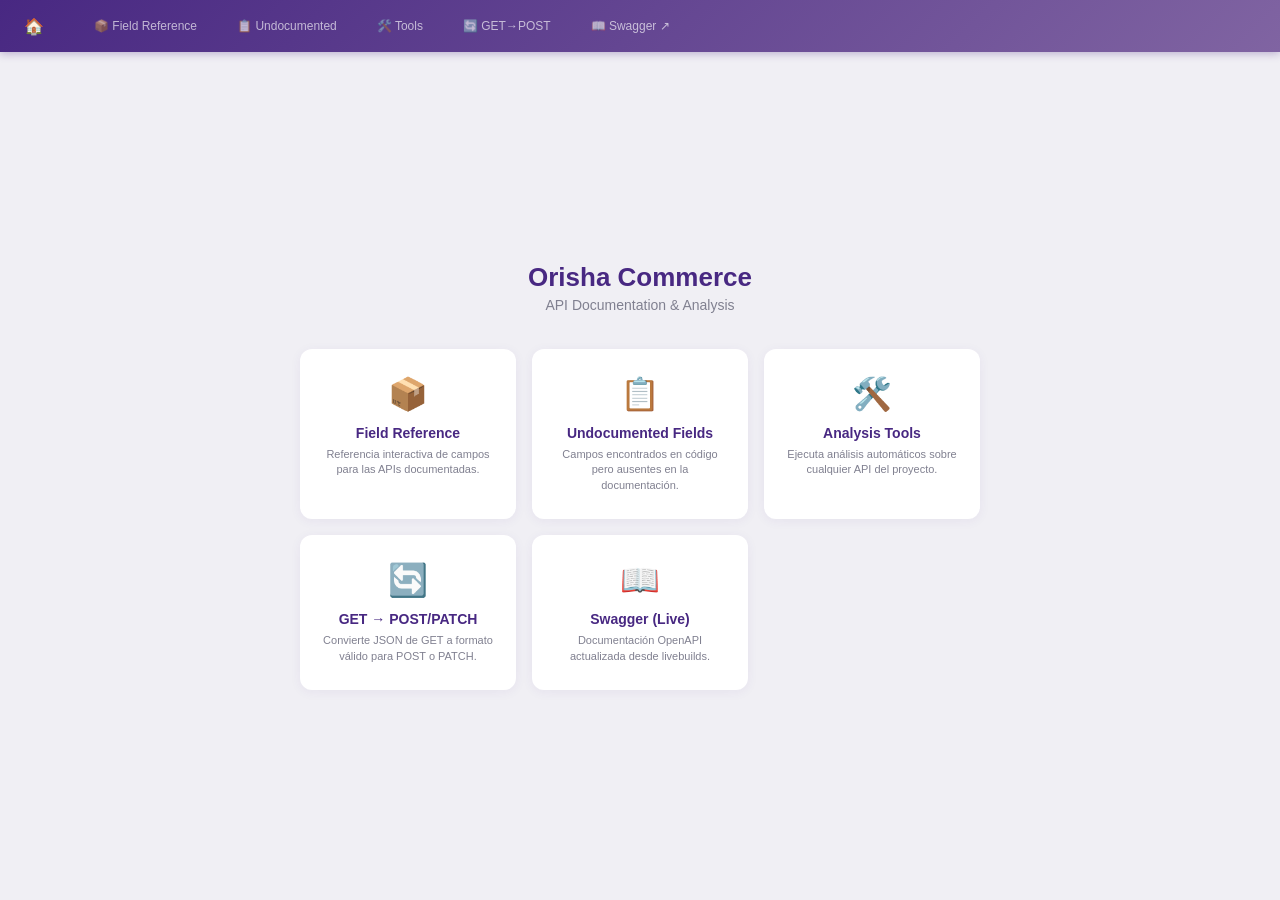
<file: portal/index.html>
<!DOCTYPE html>
<html lang="es">
<head>
  <meta charset="UTF-8">
  <meta name="viewport" content="width=device-width, initial-scale=1.0">
  <title>Orisha Commerce - API Tools</title>
  <link rel="stylesheet" href="css/styles.css">
</head>
<body>
  <header class="header">
    <a class="header-logo" href="#" id="nav-home">
      <span class="logo-icon">🏠</span>
    </a>
    <nav class="nav" id="nav">
      <a class="nav-item" href="../api-field-reference/public/index.html" data-nav="true">📦 Field Reference</a>
      <a class="nav-item" href="../undocumented-fields/public/index.html" data-nav="true">📋 Undocumented</a>
      <a class="nav-item" href="#" id="nav-tools">🛠️ Tools</a>
      <a class="nav-item" href="../get-to-post-converter/public/index.html" data-nav="true">🔄 GET→POST</a>
      <a class="nav-item" href="https://livebuilds.openbravo.com/context/retail_pos2_modules_pgsql/api" target="_blank">📖 Swagger ↗</a>
    </nav>
  </header>

  <main class="main">
    <!-- Home -->
    <div class="page" id="page-home">
      <div class="home">
        <h1>Orisha Commerce</h1>
        <p class="home-subtitle">API Documentation & Analysis</p>
        <div class="home-cards">
          <div class="home-card" data-goto="nav-field-ref">
            <span class="home-card-icon">📦</span>
            <h3>Field Reference</h3>
            <p>Referencia interactiva de campos para las APIs documentadas.</p>
          </div>
          <div class="home-card" data-goto="nav-undoc">
            <span class="home-card-icon">📋</span>
            <h3>Undocumented Fields</h3>
            <p>Campos encontrados en código pero ausentes en la documentación.</p>
          </div>
          <div class="home-card" data-goto="nav-tools">
            <span class="home-card-icon">🛠️</span>
            <h3>Analysis Tools</h3>
            <p>Ejecuta análisis automáticos sobre cualquier API del proyecto.</p>
          </div>
          <div class="home-card" data-goto="nav-converter">
            <span class="home-card-icon">🔄</span>
            <h3>GET → POST/PATCH</h3>
            <p>Convierte JSON de GET a formato válido para POST o PATCH.</p>
          </div>
          <a class="home-card" href="https://livebuilds.openbravo.com/context/retail_pos2_modules_pgsql/api" target="_blank">
            <span class="home-card-icon">📖</span>
            <h3>Swagger (Live)</h3>
            <p>Documentación OpenAPI actualizada desde livebuilds.</p>
          </a>
        </div>
      </div>
    </div>

    <!-- Tools dashboard -->
    <div class="page hidden" id="page-tools">
      <div class="dashboard">
        <div class="dashboard-header">
          <h1>🛠️ Analysis Tools</h1>
          <p>Selecciona herramienta, categoría y API</p>
        </div>

        <section class="section">
          <h2 class="section-title"><span class="step-num">1</span> Herramienta</h2>
          <div class="tools-row">
            <label class="tool-card">
              <input type="radio" name="tool" value="undocumented" hidden>
              <span class="tool-icon">🔍</span>
              <div class="tool-info">
                <h3>Undocumented Fields</h3>
                <p>Campos en código ausentes en Swagger.</p>
              </div>
            </label>
            <label class="tool-card">
              <input type="radio" name="tool" value="description" hidden>
              <span class="tool-icon">📝</span>
              <div class="tool-info">
                <h3>Description Analyzer</h3>
                <p>Compara descripciones Swagger vs código.</p>
              </div>
            </label>
          </div>
        </section>

        <section class="section">
          <h2 class="section-title"><span class="step-num">2</span> API</h2>
          <div class="selectors-row">
            <div class="selector-group">
              <label for="cat-select">Categoría</label>
              <select id="cat-select">
                <option value="">— Selecciona —</option>
              </select>
            </div>
            <div class="selector-group grow">
              <label for="api-select">API</label>
              <select id="api-select" disabled>
                <option value="">— Selecciona categoría —</option>
              </select>
            </div>
          </div>
          <div class="api-info hidden" id="api-info">
            <div class="api-info-name" id="info-name"></div>
            <div class="api-info-module" id="info-module"></div>
            <div class="api-info-tags" id="info-tags"></div>
          </div>
        </section>

        <section class="section">
          <button class="btn-run" id="btn-run" disabled>▶ Ejecutar Análisis</button>
        </section>

        <section class="section hidden" id="results-section">
          <div class="results-header" id="results-header"></div>
          <div class="status" id="status">
            <div class="spinner"></div>
            <span id="status-text">Analizando...</span>
          </div>
          <div class="results hidden" id="results">
            <div class="stats" id="stats"></div>
            <button class="btn-download" id="btn-download">⬇ Descargar CSV</button>
            <button class="btn-clear" id="btn-clear">✕ Limpiar</button>
          </div>
          <div class="error hidden" id="error"></div>
        </section>
      </div>
    </div>

    <!-- Iframe -->
    <iframe class="content-frame hidden" id="content-frame" name="content-frame"></iframe>
  </main>

  <script src="js/api-data.js"></script>
  <script src="js/app.js"></script>
</body>
</html>
</file>
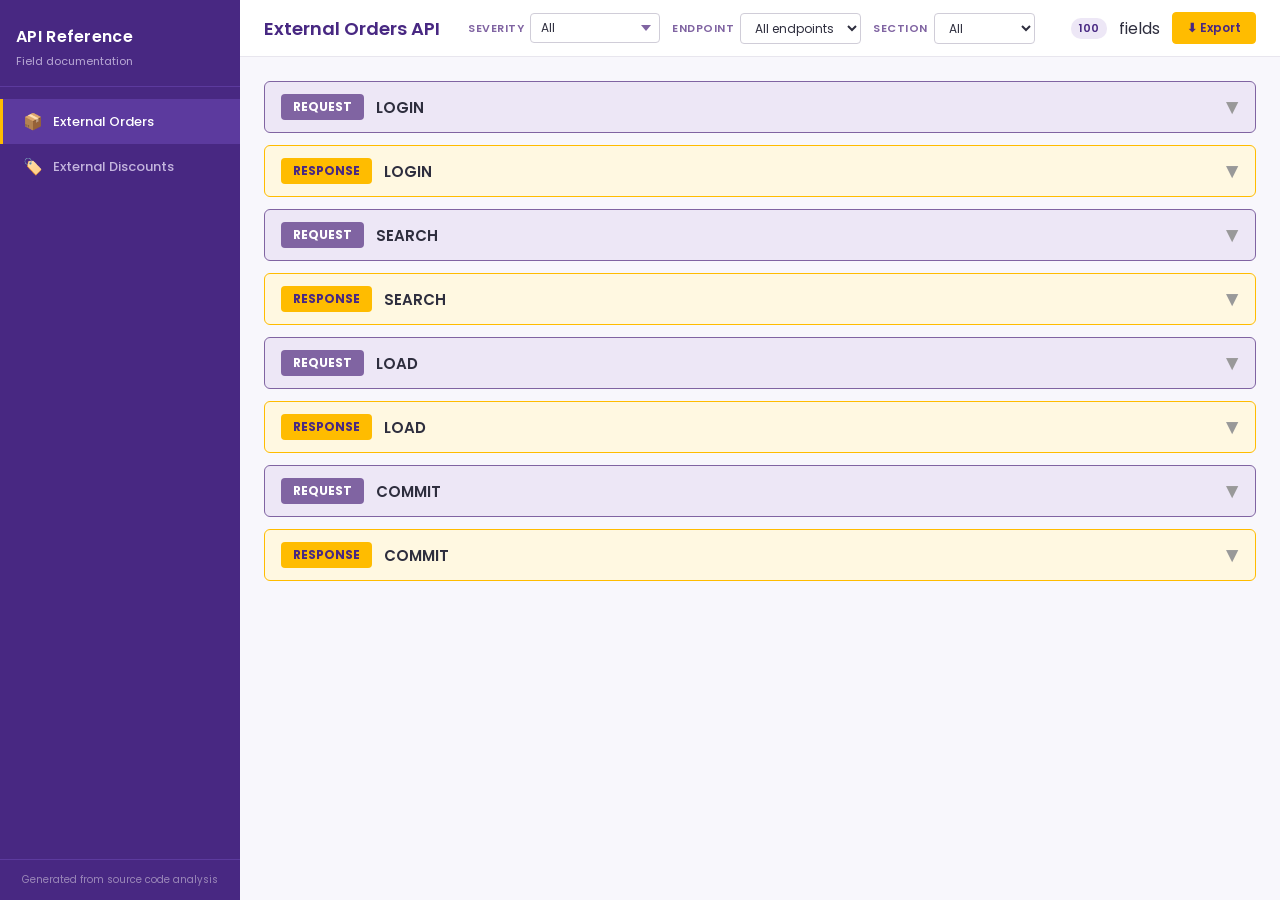
<file: api-field-reference/public/index.html>
<!DOCTYPE html>
<html lang="en">
<head>
  <meta charset="UTF-8">
  <meta name="viewport" content="width=device-width, initial-scale=1.0">
  <title>API Field Reference</title>
  <link rel="stylesheet" href="css/styles.css">
</head>
<body>

  <!-- Sidebar -->
  <nav class="sidebar">
    <div class="sidebar-header">
      <h1>API Reference</h1>
      <p>Field documentation</p>
    </div>
    <div class="sidebar-nav">
      <div class="nav-item active" data-api="orders">
        <span class="nav-icon">📦</span>
        External Orders
      </div>
      <div class="nav-item" data-api="discounts">
        <span class="nav-icon">🏷️</span>
        External Discounts
      </div>
    </div>
    <div class="sidebar-footer">
      Generated from source code analysis
    </div>
  </nav>

  <!-- Main -->
  <div class="main">

    <!-- Toolbar -->
    <div class="toolbar">
      <span class="toolbar-title" id="toolbar-title">External Orders API</span>

      <div class="filter-group">
        <span class="filter-label">Severity</span>
        <div class="multi-select" id="severity-select">
          <div class="multi-select-trigger" id="severity-trigger">All</div>
          <div class="multi-select-dropdown" id="severity-dropdown">
            <label class="multi-select-option"><input type="checkbox" value="bug" class="sev-check"> 🔴 BUG</label>
            <label class="multi-select-option"><input type="checkbox" value="error" class="sev-check"> ⚠️ ERROR</label>
            <label class="multi-select-option"><input type="checkbox" value="mejorable" class="sev-check"> ℹ️ MEJORABLE</label>
            <label class="multi-select-option"><input type="checkbox" value="ok" class="sev-check"> ✅ OK</label>
          </div>
        </div>
      </div>

      <div class="filter-group">
        <span class="filter-label">Endpoint</span>
        <select class="filter-select" id="filter-endpoint">
          <option value="ALL">All endpoints</option>
        </select>
      </div>

      <div class="filter-group">
        <span class="filter-label">Section</span>
        <select class="filter-select" id="filter-section">
          <option value="ALL">All</option>
          <option value="REQUEST">REQUEST</option>
          <option value="RESPONSE">RESPONSE</option>
        </select>
      </div>

      <span class="toolbar-spacer"></span>

      <span class="badge" id="field-count">0</span> fields

      <div class="export-dropdown">
        <button class="toolbar-btn toolbar-btn-primary" id="export-btn">
          ⬇ Export
        </button>
        <div class="export-menu" id="export-menu">
          <div class="export-menu-item" id="export-csv">📄 Export as CSV</div>
          <div class="export-menu-item" id="export-pdf">📑 Export as PDF</div>
        </div>
      </div>
    </div>

    <!-- Content -->
    <div class="content" id="content">
      <div class="empty-state">Select an API from the sidebar</div>
    </div>

  </div>

  <script src="js/data.js"></script>
  <script src="js/renderer.js"></script>
  <script src="js/filters.js"></script>
  <script src="js/export.js"></script>
  <script src="js/app.js"></script>
</body>
</html>
</file>
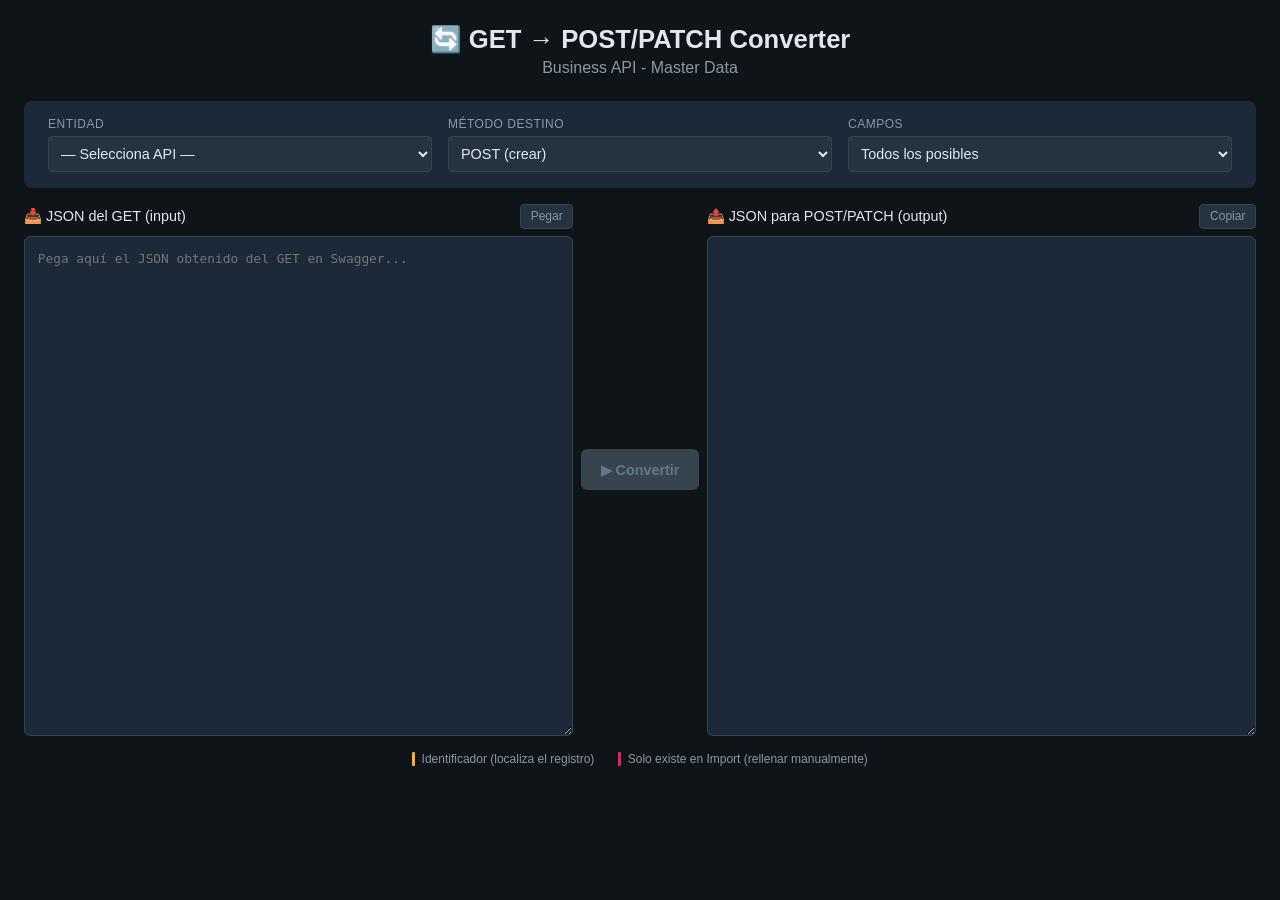
<file: get-to-post-converter/public/index.html>
<!DOCTYPE html>
<html lang="es">
<head>
  <meta charset="UTF-8">
  <meta name="viewport" content="width=device-width, initial-scale=1.0">
  <title>GET → POST/PATCH Converter</title>
  <link rel="stylesheet" href="css/styles.css">
</head>
<body>
  <div class="container">
    <header class="header">
      <h1>🔄 GET → POST/PATCH Converter</h1>
      <p class="subtitle">Business API - Master Data</p>
    </header>

    <section class="config">
      <div class="config-row">
        <div class="field">
          <label for="entity-select">Entidad</label>
          <select id="entity-select">
            <option value="">— Selecciona API —</option>
          </select>
        </div>
        <div class="field">
          <label for="mode-select">Método destino</label>
          <select id="mode-select">
            <option value="post">POST (crear)</option>
            <option value="patch">PATCH (actualizar)</option>
          </select>
        </div>
        <div class="field">
          <label for="fields-select">Campos</label>
          <select id="fields-select">
            <option value="all">Todos los posibles</option>
            <option value="required">Solo obligatorios</option>
            <option value="manual">Elegir campos</option>
          </select>
        </div>
      </div>
      <div class="entity-info hidden" id="entity-info"></div>
    </section>

    <section class="panels">
      <div class="panel">
        <div class="panel-header">
          <h2>📥 JSON del GET (input)</h2>
          <button class="btn-small" id="btn-paste">Pegar</button>
        </div>
        <textarea id="input-json" placeholder="Pega aquí el JSON obtenido del GET en Swagger..."></textarea>
      </div>
      <div class="panel-picker hidden" id="picker-panel">
        <div class="panel-header">
          <h2>☑️ Campos</h2>
        </div>
        <div id="field-picker" class="picker-list"></div>
      </div>
      <div class="panel-middle">
        <button class="btn-convert" id="btn-convert" disabled>▶ Convertir</button>
      </div>
      <div class="panel">
        <div class="panel-header">
          <h2>📤 JSON para POST/PATCH (output)</h2>
          <button class="btn-small" id="btn-copy">Copiar</button>
        </div>
        <div id="output-json" class="output-area"></div>
      </div>
    </section>

    <div class="legend">
      <span class="legend-item"><span class="legend-bar legend-bar-id"></span> Identificador (localiza el registro)</span>
      <span class="legend-item"><span class="legend-bar legend-bar-manual"></span> Solo existe en Import (rellenar manualmente)</span>
    </div>
  </div>
  <script src="js/app.js"></script>
</body>
</html>
</file>
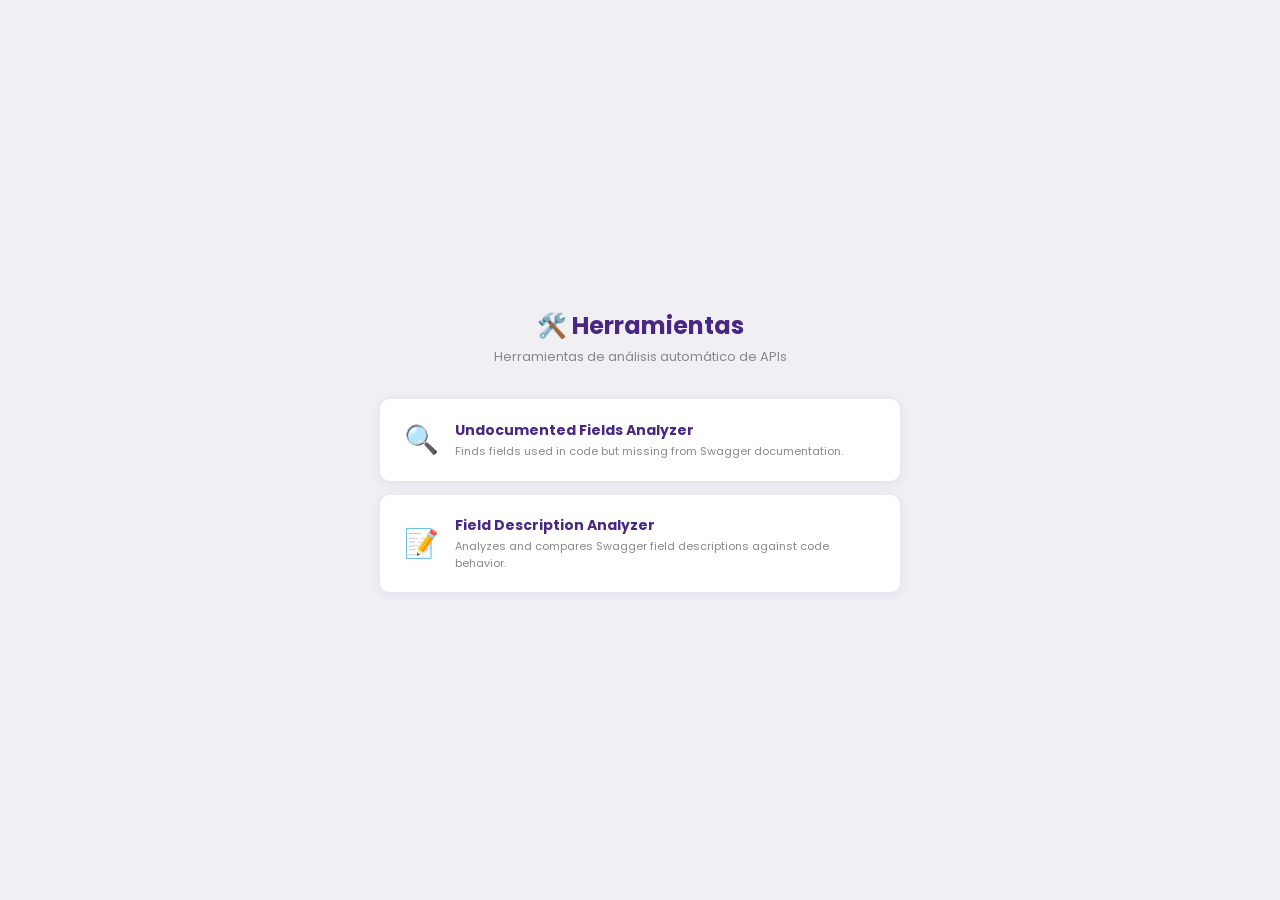
<file: tools/public/index.html>
<!DOCTYPE html>
<html lang="en">
<head>
  <meta charset="UTF-8">
  <meta name="viewport" content="width=device-width, initial-scale=1.0">
  <title>Herramientas</title>
  <link rel="stylesheet" href="css/styles.css">
</head>
<body>
  <div class="container">
    <header class="header">
      <h1>🛠️ Herramientas</h1>
      <p class="subtitle">Herramientas de análisis automático de APIs</p>
    </header>
    <div class="tools-grid" id="tools-grid"></div>
  </div>
  <script src="js/app.js"></script>
</body>
</html>
</file>
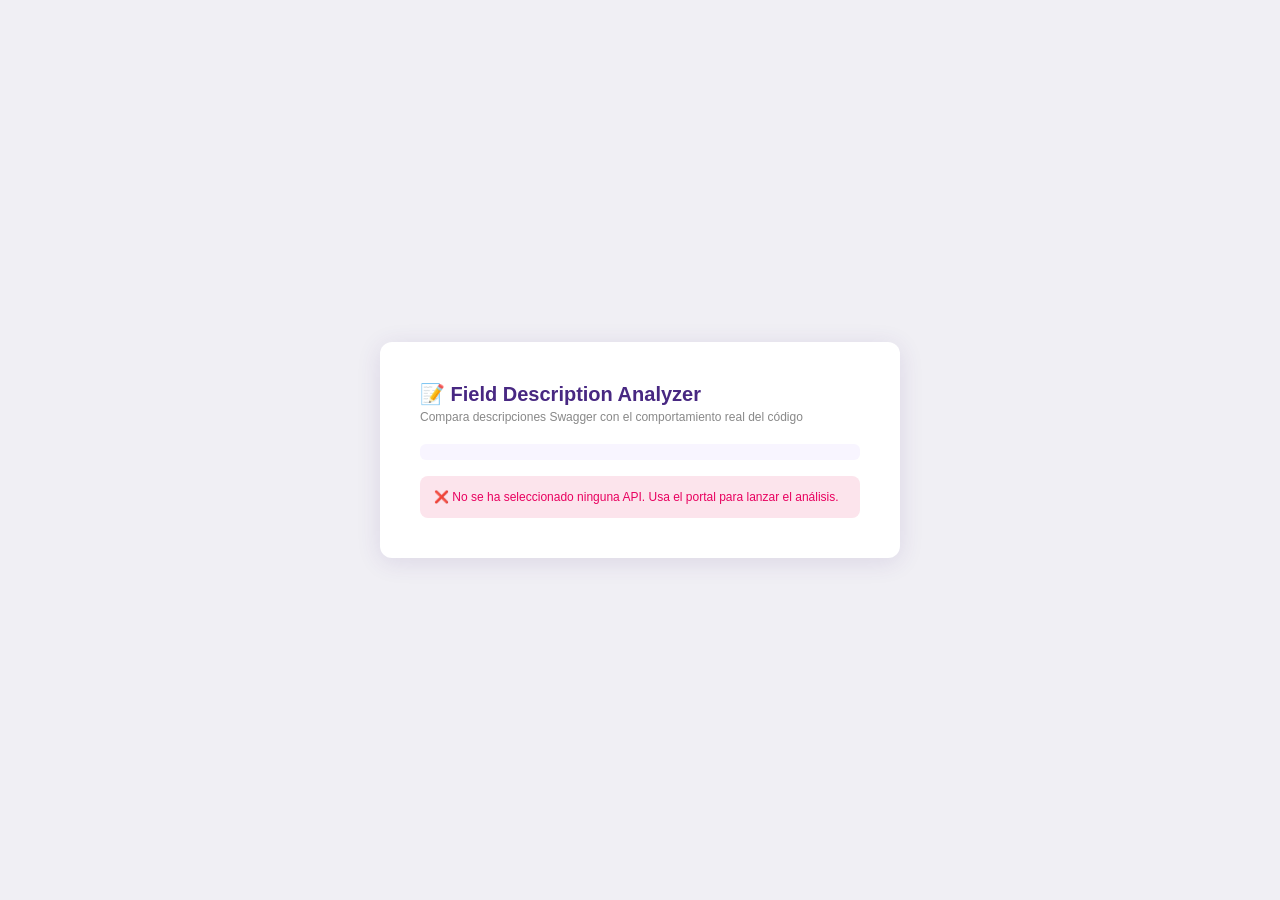
<file: tools/description-analyzer/public/index.html>
<!DOCTYPE html>
<html lang="es">
<head>
  <meta charset="UTF-8">
  <meta name="viewport" content="width=device-width, initial-scale=1.0">
  <title>Field Description Analyzer</title>
  <link rel="stylesheet" href="css/styles.css">
</head>
<body>
  <div class="container">
    <header class="header">
      <h1>📝 Field Description Analyzer</h1>
      <p class="subtitle">Compara descripciones Swagger con el comportamiento real del código</p>
    </header>

    <div class="api-label" id="api-label"></div>

    <div class="status" id="status">
      <div class="spinner"></div>
      <span id="status-text">Analizando...</span>
    </div>

    <div class="results hidden" id="results">
      <div class="stats" id="stats"></div>
      <button id="btn-download" class="btn-download">⬇ Descargar CSV</button>
    </div>

    <div class="error hidden" id="error"></div>
  </div>

  <script src="js/app.js"></script>
</body>
</html>
</file>
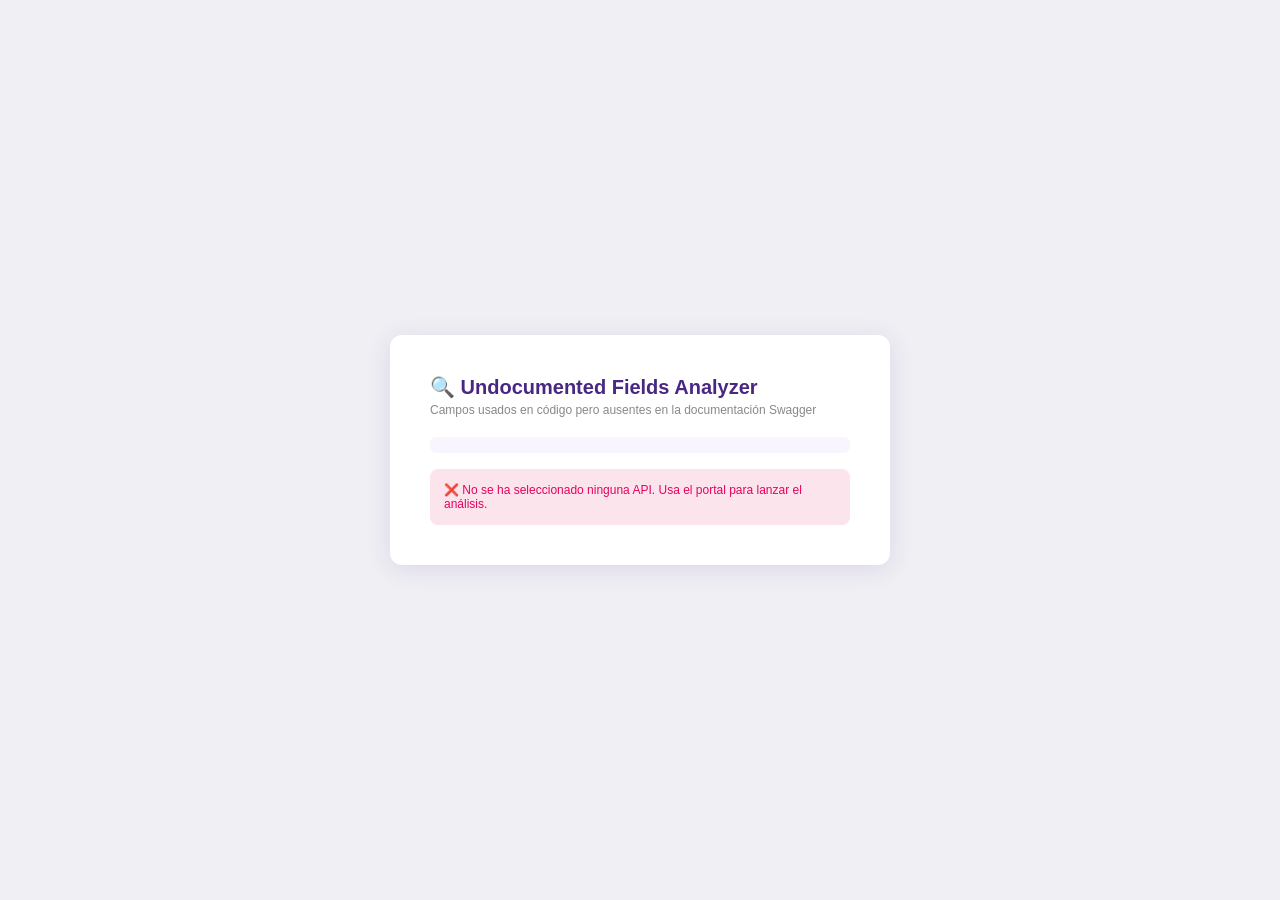
<file: tools/undocumented-analyzer/public/index.html>
<!DOCTYPE html>
<html lang="es">
<head>
  <meta charset="UTF-8">
  <meta name="viewport" content="width=device-width, initial-scale=1.0">
  <title>Undocumented Fields Analyzer</title>
  <link rel="stylesheet" href="css/styles.css">
</head>
<body>
  <div class="container">
    <header class="header">
      <h1>🔍 Undocumented Fields Analyzer</h1>
      <p class="subtitle">Campos usados en código pero ausentes en la documentación Swagger</p>
    </header>

    <div class="api-label" id="api-label"></div>

    <div class="status" id="status">
      <div class="spinner"></div>
      <span id="status-text">Analizando...</span>
    </div>

    <div class="results hidden" id="results">
      <div class="stats" id="stats"></div>
      <button id="btn-download" class="btn-download">⬇ Descargar CSV</button>
    </div>

    <div class="error hidden" id="error"></div>
  </div>

  <script src="js/app.js"></script>
</body>
</html>
</file>
<file: portal/css/styles.css>
:root {
  --oc-purple-dark: #482882;
  --oc-purple: #6a3fa0;
  --oc-purple-light: #8064A2;
  --oc-orange: #ffbc00;
  --oc-red: #e8005f;
  --oc-green: #2e7d32;
  --oc-gray-dark: #3a3a4a;
  --oc-gray: #808090;
  --oc-gray-light: #f0eff4;
  --oc-text: #2e2e3e;
  --oc-white: #FFFFFF;
  --oc-font: -apple-system, BlinkMacSystemFont, 'Segoe UI', Roboto, sans-serif;
  --header-height: 52px;
}

* { margin: 0; padding: 0; box-sizing: border-box; }
html, body { height: 100%; font-family: var(--oc-font); color: var(--oc-text); overflow: hidden; }

/* Header */
.header {
  background: linear-gradient(135deg, var(--oc-purple-dark), var(--oc-purple-light));
  color: var(--oc-white);
  height: var(--header-height);
  display: flex;
  align-items: center;
  padding: 0 24px;
  gap: 32px;
  box-shadow: 0 2px 8px rgba(72, 40, 130, 0.3);
  position: relative;
  z-index: 10;
}

.header-logo {
  display: flex;
  align-items: center;
  gap: 10px;
  flex-shrink: 0;
  cursor: pointer;
  text-decoration: none;
  color: var(--oc-white);
}

.logo-title { font-size: 15px; font-weight: 600; }

.nav { display: flex; align-items: center; gap: 4px; overflow-x: auto; }

a.nav-item,
.nav-item {
  padding: 7px 18px;
  font-size: 12px;
  font-weight: 500;
  color: rgba(255, 255, 255, 0.65);
  cursor: pointer;
  border-radius: 5px;
  white-space: nowrap;
  transition: background 0.15s, color 0.15s;
  display: flex;
  align-items: center;
  gap: 6px;
  text-decoration: none;
}

.nav-item:hover { background: rgba(255, 255, 255, 0.15); color: var(--oc-white); }
.nav-item.active { background: rgba(255, 255, 255, 0.25); color: var(--oc-white); }

/* Main */
.main {
  height: calc(100% - var(--header-height));
  position: relative;
  background: var(--oc-gray-light);
}

/* Pages */
.page {
  height: 100%;
  overflow-y: auto;
}

/* Home */
.home {
  display: flex;
  flex-direction: column;
  align-items: center;
  justify-content: center;
  min-height: 100%;
  padding: 40px 32px;
}

.home h1 {
  font-size: 26px;
  font-weight: 700;
  color: var(--oc-purple-dark);
}

.home-subtitle {
  font-size: 14px;
  color: var(--oc-gray);
  margin-top: 4px;
  margin-bottom: 36px;
}

.home-cards {
  display: grid;
  grid-template-columns: repeat(auto-fit, minmax(200px, 1fr));
  gap: 16px;
  max-width: 680px;
  width: 100%;
}

.home-card {
  background: var(--oc-white);
  border-radius: 12px;
  padding: 24px 20px;
  text-align: center;
  box-shadow: 0 2px 12px rgba(72, 40, 130, 0.06);
  cursor: pointer;
  transition: transform 0.12s, box-shadow 0.12s;
  border: 2px solid transparent;
  text-decoration: none;
  color: var(--oc-text);
}

.home-card:hover {
  transform: translateY(-2px);
  box-shadow: 0 6px 20px rgba(72, 40, 130, 0.12);
  border-color: var(--oc-purple-light);
}

.home-card-icon { font-size: 32px; display: block; margin-bottom: 12px; }
.home-card h3 { font-size: 14px; color: var(--oc-purple-dark); margin-bottom: 6px; }
.home-card p { font-size: 11px; color: var(--oc-gray); line-height: 1.4; }

/* Dashboard */
.dashboard {
  height: 100%;
  overflow-y: auto;
  padding: 32px;
  max-width: 680px;
  margin: 0 auto;
}

.dashboard-header { text-align: center; margin-bottom: 32px; }
.dashboard-header h1 { font-size: 22px; color: var(--oc-purple-dark); }
.dashboard-header p { font-size: 13px; color: var(--oc-gray); margin-top: 4px; }

/* Sections */
.section { margin-bottom: 24px; }

.section-title {
  font-size: 13px;
  font-weight: 600;
  color: var(--oc-purple-dark);
  margin-bottom: 10px;
  display: flex;
  align-items: center;
  gap: 8px;
}

.step-num {
  display: inline-flex;
  align-items: center;
  justify-content: center;
  width: 22px;
  height: 22px;
  border-radius: 50%;
  background: var(--oc-purple);
  color: var(--oc-white);
  font-size: 11px;
  font-weight: 700;
}

/* Tools row */
.tools-row {
  display: grid;
  grid-template-columns: repeat(auto-fit, minmax(260px, 1fr));
  gap: 10px;
}

.tool-card {
  display: flex;
  align-items: center;
  gap: 12px;
  background: var(--oc-white);
  border-radius: 10px;
  padding: 14px 18px;
  box-shadow: 0 2px 8px rgba(72, 40, 130, 0.06);
  cursor: pointer;
  transition: transform 0.12s, box-shadow 0.12s, border-color 0.12s;
  border: 2px solid transparent;
}

.tool-card:hover {
  transform: translateY(-1px);
  box-shadow: 0 4px 14px rgba(72, 40, 130, 0.1);
}

.tool-card.selected {
  border-color: var(--oc-purple);
  box-shadow: 0 4px 14px rgba(72, 40, 130, 0.15);
}

.tool-icon { font-size: 24px; }
.tool-info h3 { font-size: 13px; color: var(--oc-purple-dark); }
.tool-info p { font-size: 11px; color: var(--oc-gray); margin-top: 2px; }

/* Selectors */
.selectors-row {
  display: flex;
  gap: 12px;
  align-items: flex-end;
}

.selector-group { display: flex; flex-direction: column; gap: 4px; }
.selector-group.grow { flex: 1; }

.selector-group label {
  font-size: 11px;
  font-weight: 500;
  color: var(--oc-gray);
}

.selector-group select {
  padding: 9px 12px;
  border: 1px solid #ddd;
  border-radius: 7px;
  font-family: var(--oc-font);
  font-size: 12px;
  background: var(--oc-white);
  outline: none;
  transition: border-color 0.15s;
  min-width: 180px;
}

.selector-group select:focus { border-color: var(--oc-purple-light); }
.selector-group select:disabled { opacity: 0.5; }

/* API Info */
.api-info {
  margin-top: 12px;
  background: var(--oc-white);
  border-radius: 8px;
  padding: 14px 18px;
  border-left: 3px solid var(--oc-purple);
}

.api-info-name {
  font-size: 14px;
  font-weight: 600;
  color: var(--oc-purple-dark);
}

.api-info-module {
  font-size: 11px;
  color: var(--oc-gray);
  margin-top: 3px;
}

.api-info-tags {
  margin-top: 8px;
  display: flex;
  gap: 6px;
  flex-wrap: wrap;
}

/* Tags */
.tag {
  font-size: 10px;
  padding: 3px 8px;
  border-radius: 4px;
  font-weight: 500;
}
.tag-schema { background: #e8f5e9; color: var(--oc-green); }
.tag-js { background: #fff3e0; color: #e65100; }
.tag-nojss { background: #fce4ec; color: var(--oc-red); }
.tag-swagger { background: #e3f2fd; color: #1565c0; text-decoration: none; cursor: pointer; }
.tag-swagger:hover { background: #bbdefb; }

/* Run button */
.btn-run {
  width: 100%;
  padding: 12px;
  border: none;
  border-radius: 8px;
  background: var(--oc-purple);
  color: var(--oc-white);
  font-family: var(--oc-font);
  font-size: 14px;
  font-weight: 600;
  cursor: pointer;
  transition: opacity 0.15s, transform 0.1s;
}

.btn-run:hover:not(:disabled) { opacity: 0.9; transform: scale(1.01); }
.btn-run:disabled { opacity: 0.35; cursor: not-allowed; }

/* Results inline */
.results-header {
  font-size: 13px;
  font-weight: 600;
  color: var(--oc-purple-dark);
  margin-bottom: 12px;
}

.status {
  display: flex;
  align-items: center;
  gap: 10px;
  padding: 14px;
  background: var(--oc-white);
  border-radius: 8px;
  font-size: 12px;
}

.spinner {
  width: 16px;
  height: 16px;
  border: 2px solid var(--oc-gray-light);
  border-top-color: var(--oc-purple);
  border-radius: 50%;
  animation: spin 0.6s linear infinite;
}

@keyframes spin { to { transform: rotate(360deg); } }

.results { margin-top: 12px; }

.stats {
  display: grid;
  grid-template-columns: repeat(auto-fit, minmax(80px, 1fr));
  gap: 8px;
  margin-bottom: 14px;
}

.stat-card {
  background: var(--oc-white);
  border-radius: 8px;
  padding: 12px 8px;
  text-align: center;
  box-shadow: 0 1px 4px rgba(0,0,0,0.05);
}

.stat-card .number { font-size: 20px; font-weight: 700; color: var(--oc-purple); }
.stat-card .label { font-size: 9px; color: var(--oc-gray); }
.stat-card.highlight .number { color: var(--oc-red); }
.stat-card.green .number { color: var(--oc-green); }
.stat-card.red .number { color: var(--oc-red); }
.stat-card.orange .number { color: #e65100; }
.stat-card.purple .number { color: var(--oc-purple-light); }

.btn-download {
  width: 100%;
  padding: 10px;
  border: none;
  border-radius: 6px;
  background: var(--oc-orange);
  color: var(--oc-purple-dark);
  font-family: var(--oc-font);
  font-size: 12px;
  font-weight: 700;
  cursor: pointer;
}

.btn-download:hover { opacity: 0.85; }

.btn-clear {
  width: 100%;
  padding: 10px;
  border: 1px solid #ddd;
  border-radius: 6px;
  background: var(--oc-white);
  color: var(--oc-gray-dark);
  font-family: var(--oc-font);
  font-size: 12px;
  font-weight: 600;
  cursor: pointer;
  margin-top: 8px;
}

.btn-clear:hover { background: var(--oc-gray-light); }

.error {
  padding: 12px;
  background: #fce4ec;
  border-radius: 8px;
  font-size: 12px;
  color: var(--oc-red);
}

/* Iframe */
.content-frame { width: 100%; height: 100%; border: none; }
.hidden { display: none !important; }

/* Menu toggle */
.menu-toggle {
  display: none;
  background: none;
  border: none;
  color: var(--oc-white);
  cursor: pointer;
  padding: 4px 8px;
  border-radius: 4px;
}
.menu-toggle:hover { background: rgba(255, 255, 255, 0.15); }

/* Mobile */
@media (max-width: 640px) {
  .header { padding: 0 12px; gap: 0; justify-content: space-between; }
  .logo-title { display: none; }
  .menu-toggle { display: block; }
  .nav {
    display: none;
    position: absolute;
    top: var(--header-height);
    right: 0; left: 0;
    background: var(--oc-purple-dark);
    flex-direction: column;
    padding: 8px 0;
    box-shadow: 0 4px 12px rgba(72, 40, 130, 0.3);
    z-index: 20;
  }
  .nav.open { display: flex; }
  .dashboard { padding: 20px 16px; }
  .tools-row { grid-template-columns: 1fr; }
  .selectors-row { flex-direction: column; }
  .selector-group select { min-width: unset; width: 100%; }
}
</file>
<file: api-field-reference/public/css/styles.css>
@import url('https://fonts.googleapis.com/css2?family=Poppins:wght@300;400;500;600;700&display=swap');

/* === Layout === */
* { margin: 0; padding: 0; box-sizing: border-box; }
html, body { height: 100%; }
body {
  font-family: 'Poppins', sans-serif;
  background: #f8f7fc;
  color: #2e2e3e;
  display: flex;
}

/* === Sidebar === */
.sidebar {
  width: 240px;
  min-width: 240px;
  background: #482882;
  display: flex;
  flex-direction: column;
  height: 100vh;
  position: sticky;
  top: 0;
}
.sidebar-header {
  padding: 24px 16px 16px;
  border-bottom: 1px solid #5c3a9e;
}
.sidebar-header h1 {
  color: #fff;
  font-size: 16px;
  font-weight: 600;
  letter-spacing: .3px;
}
.sidebar-header p {
  color: #b8a8d4;
  font-size: 11px;
  margin-top: 4px;
}
.sidebar-nav {
  flex: 1;
  padding: 12px 0;
}
.nav-item {
  display: flex;
  align-items: center;
  gap: 10px;
  padding: 10px 20px;
  color: #c4b5de;
  font-size: 13px;
  font-weight: 500;
  cursor: pointer;
  transition: all .15s;
  border-left: 3px solid transparent;
}
.nav-item:hover {
  background: #5c3a9e;
  color: #f0ecf7;
}
.nav-item.active {
  background: #5c3a9e;
  color: #fff;
  border-left-color: #ffbc00;
}
.nav-icon {
  font-size: 16px;
  width: 20px;
  text-align: center;
}
.sidebar-footer {
  padding: 12px 16px;
  border-top: 1px solid #5c3a9e;
  color: #9a87b8;
  font-size: 10px;
  text-align: center;
}

/* === Main content === */
.main {
  flex: 1;
  display: flex;
  flex-direction: column;
  min-width: 0;
  height: 100vh;
  overflow: hidden;
}

/* === Toolbar === */
.toolbar {
  background: #fff;
  border-bottom: 1px solid #e8e6ee;
  padding: 12px 24px;
  display: flex;
  align-items: center;
  gap: 12px;
  flex-wrap: wrap;
  flex-shrink: 0;
}
.toolbar-title {
  font-size: 18px;
  font-weight: 600;
  margin-right: 16px;
  white-space: nowrap;
  color: #482882;
}
.filter-group {
  display: flex;
  align-items: center;
  gap: 6px;
}
.filter-label {
  font-size: 11px;
  color: #8064A2;
  text-transform: uppercase;
  font-weight: 600;
  letter-spacing: .5px;
}
.filter-select {
  padding: 5px 10px;
  border: 1px solid #d0cdd8;
  border-radius: 4px;
  font-size: 12px;
  font-family: 'Poppins', sans-serif;
  background: #fff;
  color: #2e2e3e;
  cursor: pointer;
}
.filter-select:focus {
  outline: none;
  border-color: #8064A2;
}
.toolbar-spacer {
  flex: 1;
}
.toolbar-btn {
  display: inline-flex;
  align-items: center;
  gap: 5px;
  padding: 6px 14px;
  border: 1px solid #d0cdd8;
  border-radius: 4px;
  background: #fff;
  font-size: 12px;
  font-weight: 500;
  font-family: 'Poppins', sans-serif;
  color: #2e2e3e;
  cursor: pointer;
  transition: all .15s;
}
.toolbar-btn:hover {
  background: #f5f0fa;
  border-color: #b8a8d4;
}
.toolbar-btn-primary {
  background: #ffbc00;
  color: #482882;
  border-color: #ffbc00;
  font-weight: 600;
}
.toolbar-btn-primary:hover {
  background: #e8ab00;
}
.export-dropdown {
  position: relative;
  display: inline-block;
}
.export-menu {
  display: none;
  position: absolute;
  right: 0;
  top: 100%;
  margin-top: 4px;
  background: #fff;
  border: 1px solid #d0cdd8;
  border-radius: 4px;
  box-shadow: 0 4px 12px rgba(72, 40, 130, .12);
  z-index: 100;
  min-width: 160px;
}
.export-menu.open {
  display: block;
}
.export-menu-item {
  padding: 8px 16px;
  font-size: 12px;
  cursor: pointer;
  display: flex;
  align-items: center;
  gap: 8px;
}
.export-menu-item:hover {
  background: #f5f0fa;
}
.badge {
  background: #ede7f6;
  color: #482882;
  font-size: 11px;
  padding: 2px 8px;
  border-radius: 10px;
  font-weight: 600;
  margin-left: 4px;
}

/* === Content area === */
.content {
  flex: 1;
  overflow-y: auto;
  padding: 24px;
}

/* === Endpoint groups === */
.endpoint-group { margin-bottom: 12px; }
.ep-header {
  display: flex;
  align-items: center;
  gap: 12px;
  padding: 12px 16px;
  border-radius: 6px;
  cursor: pointer;
  user-select: none;
}
.ep-header:hover { filter: brightness(.97); }
.method {
  font-size: 12px;
  font-weight: 700;
  padding: 4px 12px;
  border-radius: 4px;
  color: #fff;
  min-width: 80px;
  text-align: center;
}
.ep-header .title { font-weight: 600; font-size: 15px; }
.ep-header .chevron {
  margin-left: auto;
  font-size: 16px;
  transition: transform .2s;
  color: #999;
}
.ep-header .chevron.open { transform: rotate(90deg); }
.req .ep-header { background: #ede7f6; border: 1px solid #8064A2; }
.req .method { background: #8064A2; }
.res .ep-header { background: #fff8e1; border: 1px solid #ffbc00; }
.res .method { background: #ffbc00; color: #482882; }
.ep-body {
  border: 1px solid #e8e6ee;
  border-top: none;
  border-radius: 0 0 6px 6px;
  background: #fff;
}

/* === Fields === */
.field {
  display: grid;
  grid-template-columns: minmax(280px, 1.2fr) 100px 2fr;
  padding: 8px 16px;
  border-bottom: 1px solid #f0eff4;
  font-size: 13px;
  align-items: start;
}
.field:last-child { border-bottom: none; }
.field:hover { background: #faf8fe; }
.field.filtered-out { display: none !important; }
.fname {
  font-family: 'Courier New', monospace;
  font-weight: 600;
  color: #1b1b1b;
  display: flex;
  align-items: flex-start;
  gap: 4px;
  flex-direction: column;
}
.fname-row {
  display: flex;
  align-items: center;
  gap: 4px;
}
.fpath {
  font-size: 10px;
  font-weight: 400;
  color: #999;
  font-family: 'Courier New', monospace;
  margin-top: 1px;
}
.ftype {
  font-family: 'Courier New', monospace;
  font-size: 12px;
  color: #8064A2;
}
.fdesc { color: #555; line-height: 1.5; }
.desc-code { color: #888; font-style: italic; }
.toggle {
  cursor: pointer;
  width: 18px;
  height: 18px;
  display: inline-flex;
  align-items: center;
  justify-content: center;
  border-radius: 3px;
  background: #ede7f6;
  font-size: 11px;
  font-weight: 700;
  color: #482882;
  flex-shrink: 0;
}
.toggle:hover { background: #d4c8e8; }
.spacer { display: inline-block; width: 18px; flex-shrink: 0; }
.indent { display: inline-block; }

/* === Severity badges === */
.sev {
  font-size: 10px;
  font-weight: 700;
  padding: 1px 6px;
  border-radius: 3px;
  margin-left: 6px;
  white-space: nowrap;
}
.sev-ok { background: #e8faf0; color: #27ae60; }
.sev-bug { background: #fce4ec; color: #e8005f; }
.sev-err { background: #fff3e0; color: #e65100; }
.sev-info { background: #ede7f6; color: #482882; }

/* === Empty state === */
.empty-state {
  text-align: center;
  padding: 48px 24px;
  color: #999;
  font-size: 14px;
}

/* === Multi-select dropdown === */
.multi-select {
  position: relative;
  display: inline-block;
}
.multi-select-trigger {
  padding: 5px 28px 5px 10px;
  border: 1px solid #d0cdd8;
  border-radius: 4px;
  font-size: 12px;
  font-family: 'Poppins', sans-serif;
  background: #fff url("data:image/svg+xml,%3Csvg xmlns='http://www.w3.org/2000/svg' width='10' height='6'%3E%3Cpath d='M0 0l5 6 5-6z' fill='%238064A2'/%3E%3C/svg%3E") no-repeat right 8px center;
  color: #2e2e3e;
  cursor: pointer;
  min-width: 130px;
  user-select: none;
  white-space: nowrap;
  overflow: hidden;
  text-overflow: ellipsis;
}
.multi-select-trigger:hover {
  border-color: #8064A2;
}
.multi-select-dropdown {
  display: none;
  position: absolute;
  top: 100%;
  left: 0;
  margin-top: 4px;
  background: #fff;
  border: 1px solid #d0cdd8;
  border-radius: 4px;
  box-shadow: 0 4px 12px rgba(72, 40, 130, .12);
  z-index: 200;
  min-width: 170px;
  padding: 6px 0;
}
.multi-select-dropdown.open {
  display: block;
}
.multi-select-option {
  display: flex;
  align-items: center;
  gap: 8px;
  padding: 6px 14px;
  font-size: 12px;
  cursor: pointer;
  white-space: nowrap;
}
.multi-select-option:hover {
  background: #f5f0fa;
}
.multi-select-option input {
  cursor: pointer;
}
</file>
<file: get-to-post-converter/public/css/styles.css>
* { margin: 0; padding: 0; box-sizing: border-box; }
body { font-family: -apple-system, BlinkMacSystemFont, 'Segoe UI', Roboto, sans-serif; background: #0f1419; color: #e1e8ed; min-height: 100vh; }
.container { max-width: 1600px; margin: 0 auto; padding: 1.5rem; }
.header { text-align: center; margin-bottom: 1.5rem; }
.header h1 { font-size: 1.6rem; }
.subtitle { color: #8899a6; margin-top: 0.3rem; }

.config { background: #1c2938; border-radius: 8px; padding: 1rem 1.5rem; margin-bottom: 1rem; }
.config-row { display: flex; gap: 1rem; align-items: end; flex-wrap: wrap; }
.field { flex: 1; min-width: 180px; }
.field label { display: block; font-size: 0.75rem; color: #8899a6; margin-bottom: 0.3rem; text-transform: uppercase; letter-spacing: 0.5px; }
.field select { width: 100%; padding: 0.5rem; background: #253341; border: 1px solid #38444d; border-radius: 4px; color: #e1e8ed; font-size: 0.9rem; }
.entity-info { margin-top: 0.8rem; padding: 0.6rem; background: #253341; border-radius: 4px; font-size: 0.8rem; color: #8899a6; }
.entity-info .counts { display: flex; gap: 1rem; margin-top: 0.3rem; }
.entity-info .counts span { color: #1da1f2; }

.panels { display: grid; grid-template-columns: 1fr auto 1fr; gap: 0.5rem; margin-bottom: 1rem; }
.panels.with-picker { grid-template-columns: 1fr 190px auto 1fr; }
.panel { display: flex; flex-direction: column; }
.panel-header { display: flex; justify-content: space-between; align-items: center; margin-bottom: 0.4rem; }
.panel-header h2 { font-size: 0.9rem; font-weight: 500; }
.panel-middle { display: flex; align-items: center; justify-content: center; }

textarea, .output-area { width: 100%; height: 500px; background: #1c2938; border: 1px solid #38444d; border-radius: 6px; padding: 0.8rem; font-family: 'JetBrains Mono', 'Fira Code', monospace; font-size: 0.8rem; color: #e1e8ed; resize: vertical; line-height: 1.5; }
textarea:focus { outline: none; border-color: #1da1f2; }
.output-area { overflow: auto; white-space: pre; }

.btn-convert { padding: 0.8rem 1.2rem; background: #1da1f2; color: #fff; border: none; border-radius: 6px; font-size: 0.9rem; font-weight: 600; cursor: pointer; }
.btn-convert:disabled { background: #38444d; color: #657786; cursor: not-allowed; }
.btn-convert:not(:disabled):hover { background: #1a91da; }
.btn-small { padding: 0.3rem 0.6rem; background: #253341; border: 1px solid #38444d; border-radius: 4px; color: #8899a6; font-size: 0.75rem; cursor: pointer; }
.btn-small:hover { background: #38444d; color: #e1e8ed; }

.legend { display: flex; gap: 1.5rem; justify-content: center; flex-wrap: wrap; font-size: 0.75rem; color: #8899a6; }
.legend-item { display: flex; align-items: center; gap: 0.4rem; }
.legend-bar { width: 3px; height: 14px; border-radius: 1px; display: inline-block; }
.legend-bar-id { background: #ffad1f; }
.legend-bar-manual { background: #e0245e; }

/* Output highlighting */
.output-area .key { color: #8899a6; }
.output-area .val-str { color: #17bf63; }
.output-area .val-num { color: #1da1f2; }
.output-area .val-bool { color: #ffad1f; }
.output-area .val-null { color: #657786; }
.output-area .field-id { background: rgba(255,173,31,0.08); display: block; border-left: 3px solid #ffad1f; padding-left: 6px; margin-left: -6px; }
.output-area .field-manual { background: rgba(224,36,94,0.08); display: block; border-left: 3px solid #e0245e; padding-left: 6px; margin-left: -6px; }

.hidden { display: none !important; }

/* Field Picker Column */
.panel-picker { display: flex; flex-direction: column; }
.panel-picker .panel-header { margin-bottom: 0.4rem; }
.picker-list { background: #1c2938; border: 1px solid #38444d; border-radius: 6px; padding: 0.5rem; overflow-y: auto; height: 500px; display: flex; flex-direction: column; gap: 1px; }
.picker-item { font-size: 0.78rem; cursor: pointer; padding: 0.2rem 0.4rem; border-radius: 3px; white-space: nowrap; display: flex; align-items: center; gap: 0.3rem; }
.picker-item:hover { background: #253341; }
.picker-item.required { color: #ffad1f; font-weight: 500; }
.picker-item.extra { color: #8899a6; font-style: italic; }
.picker-item input { margin: 0; }
.picker-divider { font-size: 0.7rem; color: #657786; margin: 0.4rem 0 0.2rem; padding-top: 0.4rem; border-top: 1px solid #38444d; }

@media (max-width: 1000px) {
  .panels, .panels.with-picker { grid-template-columns: 1fr; }
  .panel-middle { padding: 0.5rem 0; }
  textarea, .output-area, .picker-list { height: 300px; }
}
</file>
<file: tools/public/css/styles.css>
@import url('https://fonts.googleapis.com/css2?family=Poppins:wght@400;600;700&display=swap');

:root {
  --purple: #482882;
  --orange: #ffbc00;
  --gray-light: #f0eff4;
  --text: #2e2e3e;
  --font: 'Poppins', sans-serif;
}

* { margin: 0; padding: 0; box-sizing: border-box; }

body {
  font-family: var(--font);
  background: var(--gray-light);
  color: var(--text);
  min-height: 100vh;
  display: flex;
  align-items: center;
  justify-content: center;
}

.container {
  max-width: 600px;
  width: 90%;
  padding: 40px;
}

.header { text-align: center; margin-bottom: 32px; }
.header h1 { font-size: 24px; color: var(--purple); margin-bottom: 4px; }
.subtitle { font-size: 13px; color: #888; }

.tools-grid { display: flex; flex-direction: column; gap: 14px; }

.tool-card {
  display: flex;
  align-items: center;
  gap: 16px;
  background: #fff;
  border-radius: 10px;
  padding: 20px 24px;
  box-shadow: 0 2px 12px rgba(72, 40, 130, 0.08);
  text-decoration: none;
  color: var(--text);
  transition: transform 0.15s, box-shadow 0.15s;
}

.tool-card:hover {
  transform: translateY(-2px);
  box-shadow: 0 6px 20px rgba(72, 40, 130, 0.15);
}

.tool-icon { font-size: 28px; }
.tool-info h3 { font-size: 14px; color: var(--purple); }
.tool-info p { font-size: 11px; color: #888; margin-top: 2px; }
</file>
<file: tools/description-analyzer/public/css/styles.css>
:root {
  --purple: #482882;
  --purple-light: #6a3fa0;
  --orange: #ffbc00;
  --red: #e8005f;
  --green: #2e7d32;
  --gray-dark: #3a3a4a;
  --gray-light: #f0eff4;
  --text: #2e2e3e;
  --font: -apple-system, BlinkMacSystemFont, 'Segoe UI', Roboto, sans-serif;
}

* { margin: 0; padding: 0; box-sizing: border-box; }

body {
  font-family: var(--font);
  background: var(--gray-light);
  color: var(--text);
  min-height: 100vh;
  display: flex;
  align-items: center;
  justify-content: center;
}

.container {
  background: #fff;
  border-radius: 12px;
  box-shadow: 0 4px 24px rgba(72, 40, 130, 0.12);
  padding: 40px;
  max-width: 520px;
  width: 90%;
}

.header h1 { font-size: 20px; color: var(--purple); margin-bottom: 4px; }
.subtitle { font-size: 12px; color: #888; margin-bottom: 20px; }

.api-label {
  font-size: 12px;
  font-weight: 600;
  color: var(--purple-light);
  margin-bottom: 16px;
  padding: 8px 12px;
  background: #f8f5ff;
  border-radius: 6px;
}

.status {
  display: flex;
  align-items: center;
  gap: 10px;
  padding: 14px;
  background: #f8f7fc;
  border-radius: 8px;
  font-size: 12px;
}

.spinner {
  width: 16px;
  height: 16px;
  border: 2px solid var(--gray-light);
  border-top-color: var(--purple);
  border-radius: 50%;
  animation: spin 0.6s linear infinite;
}

@keyframes spin { to { transform: rotate(360deg); } }

.results { margin-top: 16px; }

.stats {
  display: grid;
  grid-template-columns: repeat(5, 1fr);
  gap: 8px;
  margin-bottom: 16px;
}

.stat-card {
  background: #f8f7fc;
  border-radius: 8px;
  padding: 10px 6px;
  text-align: center;
}

.stat-card .number { font-size: 20px; font-weight: 700; color: var(--purple); }
.stat-card .label { font-size: 9px; color: #888; }
.stat-card.green .number { color: var(--green); }
.stat-card.red .number { color: var(--red); }
.stat-card.orange .number { color: #e65100; }
.stat-card.purple .number { color: var(--purple-light); }

.btn-download {
  width: 100%;
  padding: 12px;
  border: none;
  border-radius: 6px;
  background: var(--orange);
  color: var(--purple);
  font-family: var(--font);
  font-size: 13px;
  font-weight: 700;
  cursor: pointer;
  transition: opacity 0.15s;
}

.btn-download:hover { opacity: 0.85; }

.error {
  padding: 14px;
  background: #fce4ec;
  border-radius: 8px;
  font-size: 12px;
  color: var(--red);
  margin-top: 12px;
}

.hidden { display: none !important; }
</file>
<file: tools/undocumented-analyzer/public/css/styles.css>
:root {
  --purple: #482882;
  --purple-light: #6a3fa0;
  --orange: #ffbc00;
  --red: #e8005f;
  --gray-dark: #3a3a4a;
  --gray-light: #f0eff4;
  --text: #2e2e3e;
  --font: -apple-system, BlinkMacSystemFont, 'Segoe UI', Roboto, sans-serif;
}

* { margin: 0; padding: 0; box-sizing: border-box; }

body {
  font-family: var(--font);
  background: var(--gray-light);
  color: var(--text);
  min-height: 100vh;
  display: flex;
  align-items: center;
  justify-content: center;
}

.container {
  background: #fff;
  border-radius: 12px;
  box-shadow: 0 4px 24px rgba(72, 40, 130, 0.12);
  padding: 40px;
  max-width: 500px;
  width: 90%;
}

.header h1 { font-size: 20px; color: var(--purple); margin-bottom: 4px; }
.subtitle { font-size: 12px; color: #888; margin-bottom: 20px; }

.api-label {
  font-size: 12px;
  font-weight: 600;
  color: var(--purple-light);
  margin-bottom: 16px;
  padding: 8px 12px;
  background: #f8f5ff;
  border-radius: 6px;
}

.status {
  display: flex;
  align-items: center;
  gap: 10px;
  padding: 14px;
  background: #f8f7fc;
  border-radius: 8px;
  font-size: 12px;
}

.spinner {
  width: 16px;
  height: 16px;
  border: 2px solid var(--gray-light);
  border-top-color: var(--purple);
  border-radius: 50%;
  animation: spin 0.6s linear infinite;
}

@keyframes spin { to { transform: rotate(360deg); } }

.results { margin-top: 16px; }

.stats {
  display: grid;
  grid-template-columns: 1fr 1fr 1fr;
  gap: 10px;
  margin-bottom: 16px;
}

.stat-card {
  background: #f8f7fc;
  border-radius: 8px;
  padding: 12px;
  text-align: center;
}

.stat-card .number { font-size: 22px; font-weight: 700; color: var(--purple); }
.stat-card .label { font-size: 10px; color: #888; }
.stat-card.highlight .number { color: var(--red); }

.btn-download {
  width: 100%;
  padding: 12px;
  border: none;
  border-radius: 6px;
  background: var(--orange);
  color: var(--purple);
  font-family: var(--font);
  font-size: 13px;
  font-weight: 700;
  cursor: pointer;
  transition: opacity 0.15s;
}

.btn-download:hover { opacity: 0.85; }

.error {
  padding: 14px;
  background: #fce4ec;
  border-radius: 8px;
  font-size: 12px;
  color: var(--red);
  margin-top: 12px;
}

.hidden { display: none !important; }
</file>
